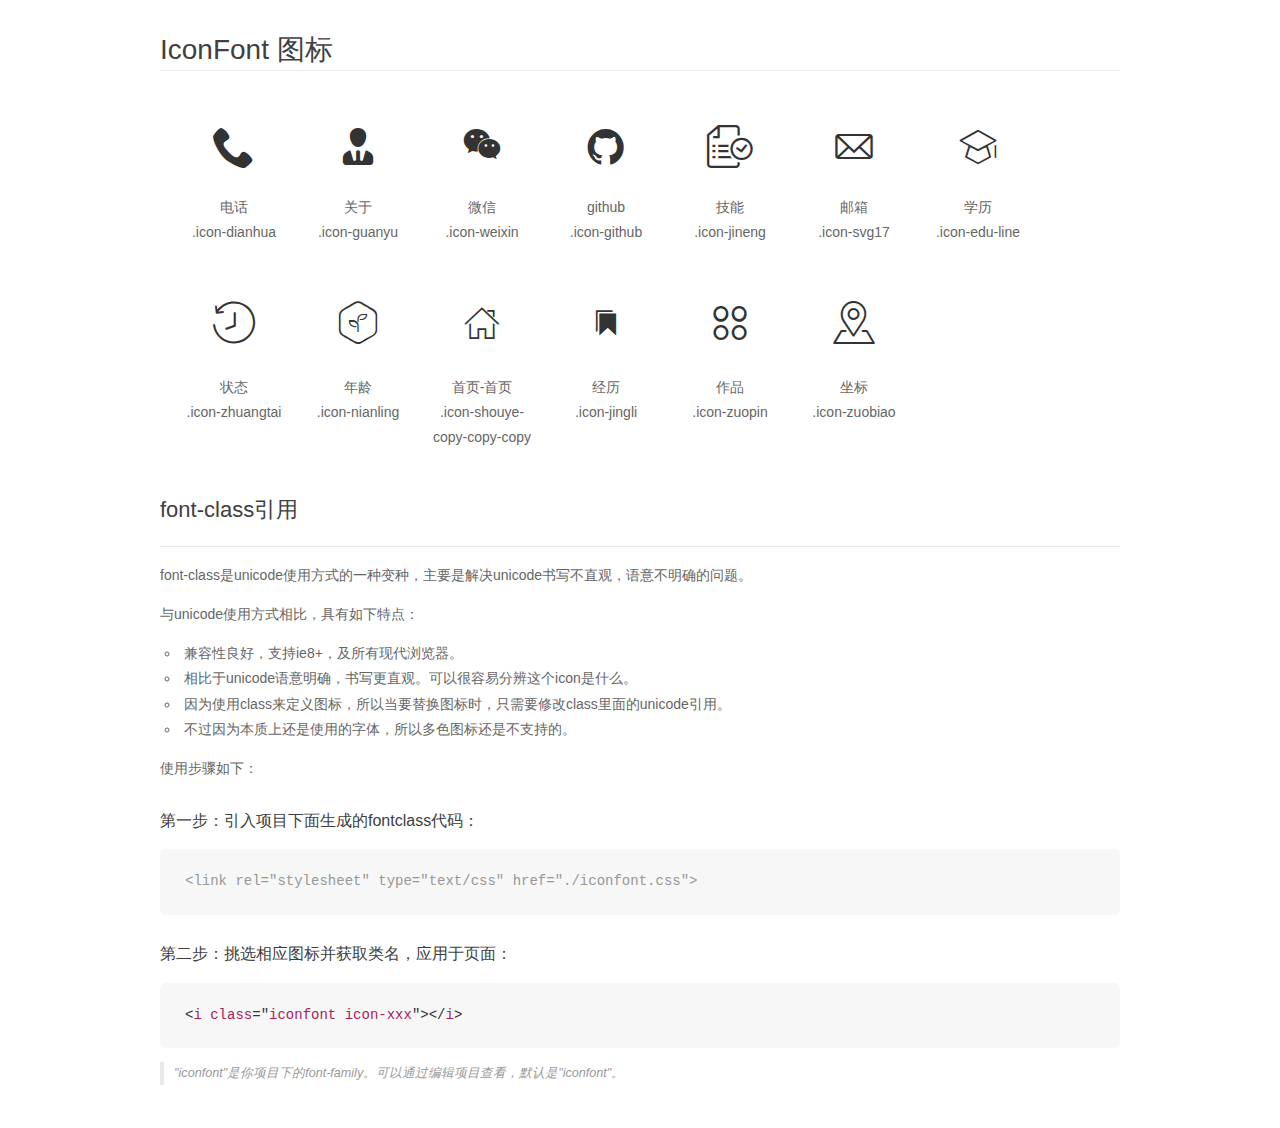
<file: fonts/demo_fontclass.html>
<!DOCTYPE html>
<html>
<head>
    <meta charset="utf-8"/>
    <title>IconFont</title>
    <link rel="stylesheet" href="demo.css">
    <link rel="stylesheet" href="iconfont.css">
</head>
<body>
    <div class="main markdown">
        <h1>IconFont 图标</h1>
        <ul class="icon_lists clear">
            
                <li>
                <i class="icon iconfont icon-dianhua"></i>
                    <div class="name">电话</div>
                    <div class="fontclass">.icon-dianhua</div>
                </li>
            
                <li>
                <i class="icon iconfont icon-guanyu"></i>
                    <div class="name">关于</div>
                    <div class="fontclass">.icon-guanyu</div>
                </li>
            
                <li>
                <i class="icon iconfont icon-weixin"></i>
                    <div class="name">微信</div>
                    <div class="fontclass">.icon-weixin</div>
                </li>
            
                <li>
                <i class="icon iconfont icon-github"></i>
                    <div class="name">github</div>
                    <div class="fontclass">.icon-github</div>
                </li>
            
                <li>
                <i class="icon iconfont icon-jineng"></i>
                    <div class="name">技能</div>
                    <div class="fontclass">.icon-jineng</div>
                </li>
            
                <li>
                <i class="icon iconfont icon-svg17"></i>
                    <div class="name">邮箱</div>
                    <div class="fontclass">.icon-svg17</div>
                </li>
            
                <li>
                <i class="icon iconfont icon-edu-line"></i>
                    <div class="name">学历</div>
                    <div class="fontclass">.icon-edu-line</div>
                </li>
            
                <li>
                <i class="icon iconfont icon-zhuangtai"></i>
                    <div class="name">状态</div>
                    <div class="fontclass">.icon-zhuangtai</div>
                </li>
            
                <li>
                <i class="icon iconfont icon-nianling"></i>
                    <div class="name">年龄</div>
                    <div class="fontclass">.icon-nianling</div>
                </li>
            
                <li>
                <i class="icon iconfont icon-shouye-copy-copy-copy"></i>
                    <div class="name">首页-首页</div>
                    <div class="fontclass">.icon-shouye-copy-copy-copy</div>
                </li>
            
                <li>
                <i class="icon iconfont icon-jingli"></i>
                    <div class="name">经历</div>
                    <div class="fontclass">.icon-jingli</div>
                </li>
            
                <li>
                <i class="icon iconfont icon-zuopin"></i>
                    <div class="name">作品</div>
                    <div class="fontclass">.icon-zuopin</div>
                </li>
            
                <li>
                <i class="icon iconfont icon-zuobiao"></i>
                    <div class="name">坐标</div>
                    <div class="fontclass">.icon-zuobiao</div>
                </li>
            
        </ul>

        <h2 id="font-class-">font-class引用</h2>
        <hr>

        <p>font-class是unicode使用方式的一种变种，主要是解决unicode书写不直观，语意不明确的问题。</p>
        <p>与unicode使用方式相比，具有如下特点：</p>
        <ul>
        <li>兼容性良好，支持ie8+，及所有现代浏览器。</li>
        <li>相比于unicode语意明确，书写更直观。可以很容易分辨这个icon是什么。</li>
        <li>因为使用class来定义图标，所以当要替换图标时，只需要修改class里面的unicode引用。</li>
        <li>不过因为本质上还是使用的字体，所以多色图标还是不支持的。</li>
        </ul>
        <p>使用步骤如下：</p>
        <h3 id="-fontclass-">第一步：引入项目下面生成的fontclass代码：</h3>


        <pre><code class="lang-js hljs javascript"><span class="hljs-comment">&lt;link rel="stylesheet" type="text/css" href="./iconfont.css"&gt;</span></code></pre>
        <h3 id="-">第二步：挑选相应图标并获取类名，应用于页面：</h3>
        <pre><code class="lang-css hljs">&lt;<span class="hljs-selector-tag">i</span> <span class="hljs-selector-tag">class</span>="<span class="hljs-selector-tag">iconfont</span> <span class="hljs-selector-tag">icon-xxx</span>"&gt;&lt;/<span class="hljs-selector-tag">i</span>&gt;</code></pre>
        <blockquote>
        <p>"iconfont"是你项目下的font-family。可以通过编辑项目查看，默认是"iconfont"。</p>
        </blockquote>
    </div>
</body>
</html>
</file>
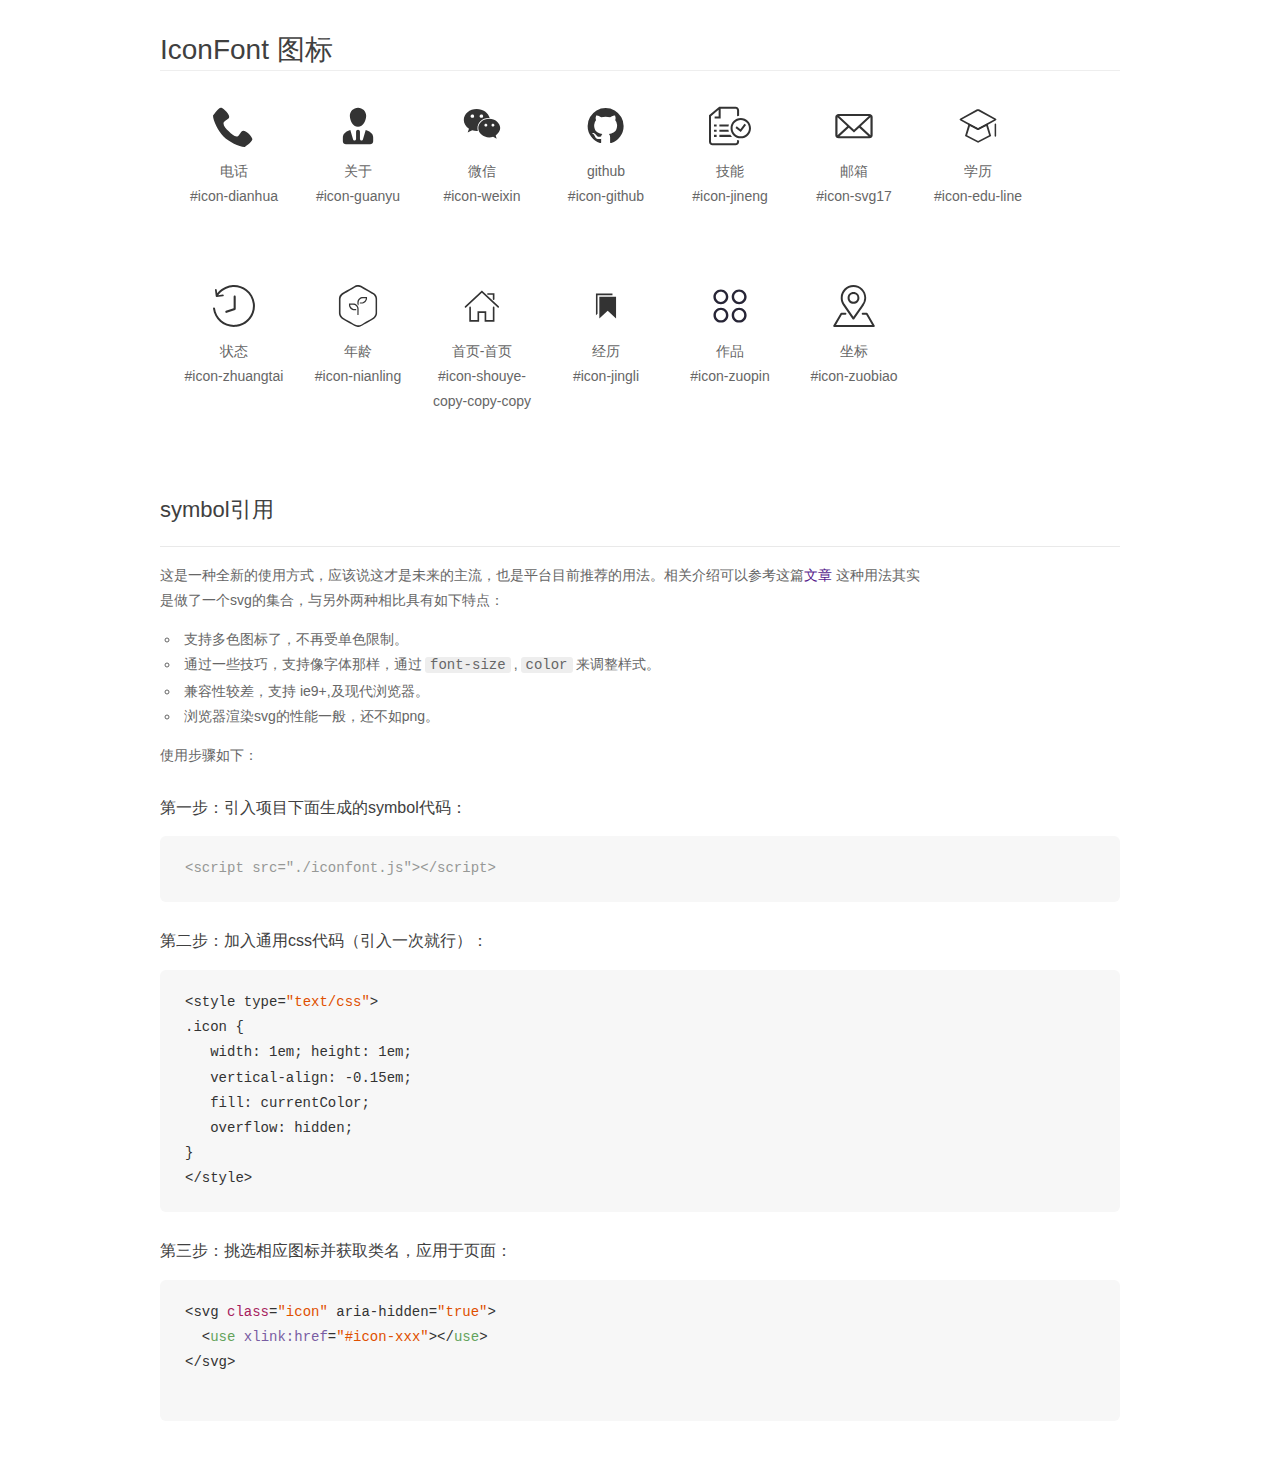
<file: fonts/demo_symbol.html>
<!DOCTYPE html>
<html>
<head>
    <meta charset="utf-8"/>
    <title>IconFont</title>
    <link rel="stylesheet" href="demo.css">
    <script src="iconfont.js"></script>

    <style type="text/css">
        .icon {
          /* 通过设置 font-size 来改变图标大小 */
          width: 1em; height: 1em;
          /* 图标和文字相邻时，垂直对齐 */
          vertical-align: -0.15em;
          /* 通过设置 color 来改变 SVG 的颜色/fill */
          fill: currentColor;
          /* path 和 stroke 溢出 viewBox 部分在 IE 下会显示
             normalize.css 中也包含这行 */
          overflow: hidden;
        }

    </style>
</head>
<body>
    <div class="main markdown">
        <h1>IconFont 图标</h1>
        <ul class="icon_lists clear">
            
                <li>
                    <svg class="icon" aria-hidden="true">
                        <use xlink:href="#icon-dianhua"></use>
                    </svg>
                    <div class="name">电话</div>
                    <div class="fontclass">#icon-dianhua</div>
                </li>
            
                <li>
                    <svg class="icon" aria-hidden="true">
                        <use xlink:href="#icon-guanyu"></use>
                    </svg>
                    <div class="name">关于</div>
                    <div class="fontclass">#icon-guanyu</div>
                </li>
            
                <li>
                    <svg class="icon" aria-hidden="true">
                        <use xlink:href="#icon-weixin"></use>
                    </svg>
                    <div class="name">微信</div>
                    <div class="fontclass">#icon-weixin</div>
                </li>
            
                <li>
                    <svg class="icon" aria-hidden="true">
                        <use xlink:href="#icon-github"></use>
                    </svg>
                    <div class="name">github</div>
                    <div class="fontclass">#icon-github</div>
                </li>
            
                <li>
                    <svg class="icon" aria-hidden="true">
                        <use xlink:href="#icon-jineng"></use>
                    </svg>
                    <div class="name">技能</div>
                    <div class="fontclass">#icon-jineng</div>
                </li>
            
                <li>
                    <svg class="icon" aria-hidden="true">
                        <use xlink:href="#icon-svg17"></use>
                    </svg>
                    <div class="name">邮箱</div>
                    <div class="fontclass">#icon-svg17</div>
                </li>
            
                <li>
                    <svg class="icon" aria-hidden="true">
                        <use xlink:href="#icon-edu-line"></use>
                    </svg>
                    <div class="name">学历</div>
                    <div class="fontclass">#icon-edu-line</div>
                </li>
            
                <li>
                    <svg class="icon" aria-hidden="true">
                        <use xlink:href="#icon-zhuangtai"></use>
                    </svg>
                    <div class="name">状态</div>
                    <div class="fontclass">#icon-zhuangtai</div>
                </li>
            
                <li>
                    <svg class="icon" aria-hidden="true">
                        <use xlink:href="#icon-nianling"></use>
                    </svg>
                    <div class="name">年龄</div>
                    <div class="fontclass">#icon-nianling</div>
                </li>
            
                <li>
                    <svg class="icon" aria-hidden="true">
                        <use xlink:href="#icon-shouye-copy-copy-copy"></use>
                    </svg>
                    <div class="name">首页-首页</div>
                    <div class="fontclass">#icon-shouye-copy-copy-copy</div>
                </li>
            
                <li>
                    <svg class="icon" aria-hidden="true">
                        <use xlink:href="#icon-jingli"></use>
                    </svg>
                    <div class="name">经历</div>
                    <div class="fontclass">#icon-jingli</div>
                </li>
            
                <li>
                    <svg class="icon" aria-hidden="true">
                        <use xlink:href="#icon-zuopin"></use>
                    </svg>
                    <div class="name">作品</div>
                    <div class="fontclass">#icon-zuopin</div>
                </li>
            
                <li>
                    <svg class="icon" aria-hidden="true">
                        <use xlink:href="#icon-zuobiao"></use>
                    </svg>
                    <div class="name">坐标</div>
                    <div class="fontclass">#icon-zuobiao</div>
                </li>
            
        </ul>


        <h2 id="symbol-">symbol引用</h2>
        <hr>

        <p>这是一种全新的使用方式，应该说这才是未来的主流，也是平台目前推荐的用法。相关介绍可以参考这篇<a href="">文章</a>
        这种用法其实是做了一个svg的集合，与另外两种相比具有如下特点：</p>
        <ul>
          <li>支持多色图标了，不再受单色限制。</li>
          <li>通过一些技巧，支持像字体那样，通过<code>font-size</code>,<code>color</code>来调整样式。</li>
          <li>兼容性较差，支持 ie9+,及现代浏览器。</li>
          <li>浏览器渲染svg的性能一般，还不如png。</li>
        </ul>
        <p>使用步骤如下：</p>
        <h3 id="-symbol-">第一步：引入项目下面生成的symbol代码：</h3>
        <pre><code class="lang-js hljs javascript"><span class="hljs-comment">&lt;script src="./iconfont.js"&gt;&lt;/script&gt;</span></code></pre>
        <h3 id="-css-">第二步：加入通用css代码（引入一次就行）：</h3>
        <pre><code class="lang-js hljs javascript">&lt;style type=<span class="hljs-string">"text/css"</span>&gt;
.icon {
   width: <span class="hljs-number">1</span>em; height: <span class="hljs-number">1</span>em;
   vertical-align: <span class="hljs-number">-0.15</span>em;
   fill: currentColor;
   overflow: hidden;
}
&lt;<span class="hljs-regexp">/style&gt;</span></code></pre>
        <h3 id="-">第三步：挑选相应图标并获取类名，应用于页面：</h3>
        <pre><code class="lang-js hljs javascript">&lt;svg <span class="hljs-class"><span class="hljs-keyword">class</span></span>=<span class="hljs-string">"icon"</span> aria-hidden=<span class="hljs-string">"true"</span>&gt;<span class="xml"><span class="hljs-tag">
  &lt;<span class="hljs-name">use</span> <span class="hljs-attr">xlink:href</span>=<span class="hljs-string">"#icon-xxx"</span>&gt;</span><span class="hljs-tag">&lt;/<span class="hljs-name">use</span>&gt;</span>
</span>&lt;<span class="hljs-regexp">/svg&gt;
        </span></code></pre>
    </div>
</body>
</html>
</file>
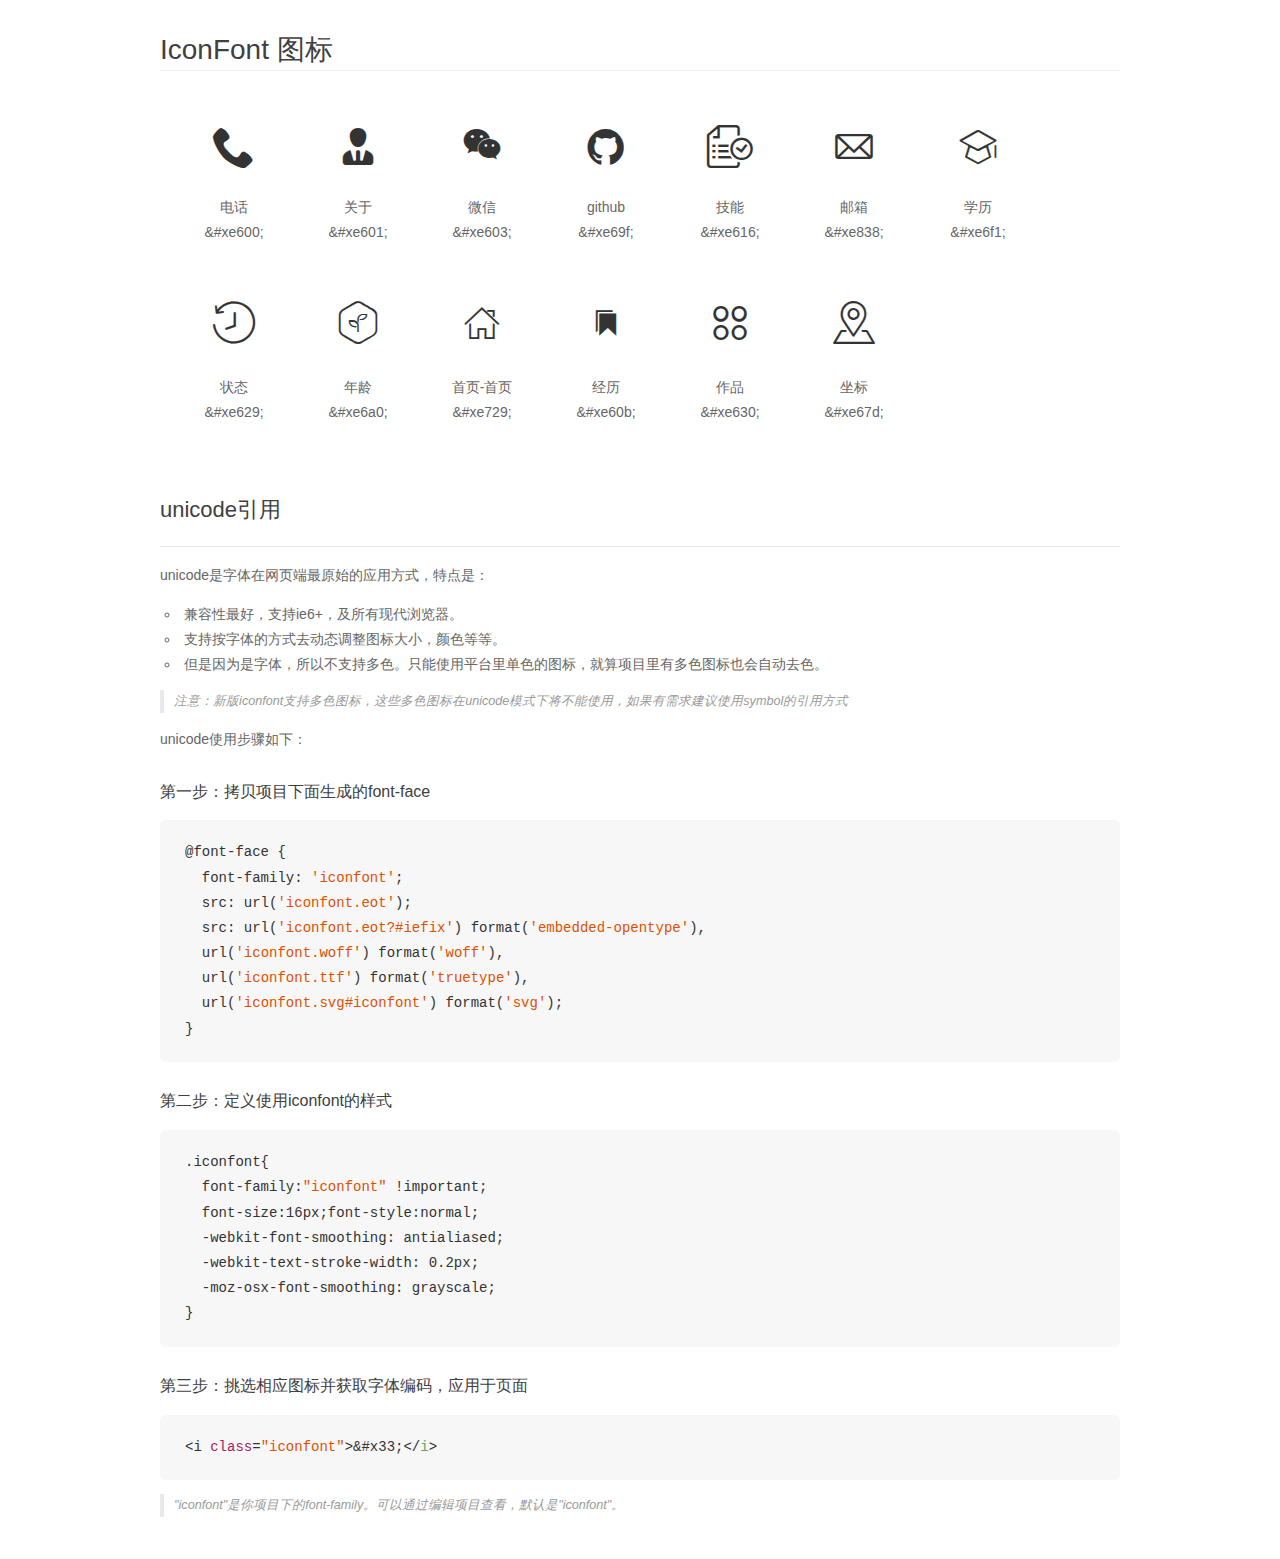
<file: fonts/demo_unicode.html>
<!DOCTYPE html>
<html>
<head>
    <meta charset="utf-8"/>
    <title>IconFont</title>
    <link rel="stylesheet" href="demo.css">

    <style type="text/css">

        @font-face {font-family: "iconfont";
          src: url('iconfont.eot'); /* IE9*/
          src: url('iconfont.eot#iefix') format('embedded-opentype'), /* IE6-IE8 */
          url('iconfont.woff') format('woff'), /* chrome, firefox */
          url('iconfont.ttf') format('truetype'), /* chrome, firefox, opera, Safari, Android, iOS 4.2+*/
          url('iconfont.svg#iconfont') format('svg'); /* iOS 4.1- */
        }

        .iconfont {
          font-family:"iconfont" !important;
          font-size:16px;
          font-style:normal;
          -webkit-font-smoothing: antialiased;
          -webkit-text-stroke-width: 0.2px;
          -moz-osx-font-smoothing: grayscale;
        }

    </style>
</head>
<body>
    <div class="main markdown">
        <h1>IconFont 图标</h1>
        <ul class="icon_lists clear">
            
                <li>
                <i class="icon iconfont">&#xe600;</i>
                    <div class="name">电话</div>
                    <div class="code">&amp;#xe600;</div>
                </li>
            
                <li>
                <i class="icon iconfont">&#xe601;</i>
                    <div class="name">关于</div>
                    <div class="code">&amp;#xe601;</div>
                </li>
            
                <li>
                <i class="icon iconfont">&#xe603;</i>
                    <div class="name">微信</div>
                    <div class="code">&amp;#xe603;</div>
                </li>
            
                <li>
                <i class="icon iconfont">&#xe69f;</i>
                    <div class="name">github</div>
                    <div class="code">&amp;#xe69f;</div>
                </li>
            
                <li>
                <i class="icon iconfont">&#xe616;</i>
                    <div class="name">技能</div>
                    <div class="code">&amp;#xe616;</div>
                </li>
            
                <li>
                <i class="icon iconfont">&#xe838;</i>
                    <div class="name">邮箱</div>
                    <div class="code">&amp;#xe838;</div>
                </li>
            
                <li>
                <i class="icon iconfont">&#xe6f1;</i>
                    <div class="name">学历</div>
                    <div class="code">&amp;#xe6f1;</div>
                </li>
            
                <li>
                <i class="icon iconfont">&#xe629;</i>
                    <div class="name">状态</div>
                    <div class="code">&amp;#xe629;</div>
                </li>
            
                <li>
                <i class="icon iconfont">&#xe6a0;</i>
                    <div class="name">年龄</div>
                    <div class="code">&amp;#xe6a0;</div>
                </li>
            
                <li>
                <i class="icon iconfont">&#xe729;</i>
                    <div class="name">首页-首页</div>
                    <div class="code">&amp;#xe729;</div>
                </li>
            
                <li>
                <i class="icon iconfont">&#xe60b;</i>
                    <div class="name">经历</div>
                    <div class="code">&amp;#xe60b;</div>
                </li>
            
                <li>
                <i class="icon iconfont">&#xe630;</i>
                    <div class="name">作品</div>
                    <div class="code">&amp;#xe630;</div>
                </li>
            
                <li>
                <i class="icon iconfont">&#xe67d;</i>
                    <div class="name">坐标</div>
                    <div class="code">&amp;#xe67d;</div>
                </li>
            
        </ul>
        <h2 id="unicode-">unicode引用</h2>
        <hr>

        <p>unicode是字体在网页端最原始的应用方式，特点是：</p>
        <ul>
        <li>兼容性最好，支持ie6+，及所有现代浏览器。</li>
        <li>支持按字体的方式去动态调整图标大小，颜色等等。</li>
        <li>但是因为是字体，所以不支持多色。只能使用平台里单色的图标，就算项目里有多色图标也会自动去色。</li>
        </ul>
        <blockquote>
        <p>注意：新版iconfont支持多色图标，这些多色图标在unicode模式下将不能使用，如果有需求建议使用symbol的引用方式</p>
        </blockquote>
        <p>unicode使用步骤如下：</p>
        <h3 id="-font-face">第一步：拷贝项目下面生成的font-face</h3>
        <pre><code class="lang-js hljs javascript">@font-face {
  font-family: <span class="hljs-string">'iconfont'</span>;
  src: url(<span class="hljs-string">'iconfont.eot'</span>);
  src: url(<span class="hljs-string">'iconfont.eot?#iefix'</span>) format(<span class="hljs-string">'embedded-opentype'</span>),
  url(<span class="hljs-string">'iconfont.woff'</span>) format(<span class="hljs-string">'woff'</span>),
  url(<span class="hljs-string">'iconfont.ttf'</span>) format(<span class="hljs-string">'truetype'</span>),
  url(<span class="hljs-string">'iconfont.svg#iconfont'</span>) format(<span class="hljs-string">'svg'</span>);
}
</code></pre>
        <h3 id="-iconfont-">第二步：定义使用iconfont的样式</h3>
        <pre><code class="lang-js hljs javascript">.iconfont{
  font-family:<span class="hljs-string">"iconfont"</span> !important;
  font-size:<span class="hljs-number">16</span>px;font-style:normal;
  -webkit-font-smoothing: antialiased;
  -webkit-text-stroke-width: <span class="hljs-number">0.2</span>px;
  -moz-osx-font-smoothing: grayscale;
}
</code></pre>
        <h3 id="-">第三步：挑选相应图标并获取字体编码，应用于页面</h3>
        <pre><code class="lang-js hljs javascript">&lt;i <span class="hljs-class"><span class="hljs-keyword">class</span></span>=<span class="hljs-string">"iconfont"</span>&gt;&amp;#x33;<span class="xml"><span class="hljs-tag">&lt;/<span class="hljs-name">i</span>&gt;</span></span></code></pre>

        <blockquote>
        <p>"iconfont"是你项目下的font-family。可以通过编辑项目查看，默认是"iconfont"。</p>
        </blockquote>
    </div>


</body>
</html>
</file>
<file: fonts/iconfont.css>
@font-face {font-family: "iconfont";
  src: url('iconfont.eot?t=1494474874858'); /* IE9*/
  src: url('iconfont.eot?t=1494474874858#iefix') format('embedded-opentype'), /* IE6-IE8 */
  url('iconfont.woff?t=1494474874858') format('woff'), /* chrome, firefox */
  url('iconfont.ttf?t=1494474874858') format('truetype'), /* chrome, firefox, opera, Safari, Android, iOS 4.2+*/
  url('iconfont.svg?t=1494474874858#iconfont') format('svg'); /* iOS 4.1- */
}

.iconfont {
  font-family:"iconfont" !important;
  font-size:16px;
  font-style:normal;
  -webkit-font-smoothing: antialiased;
  -moz-osx-font-smoothing: grayscale;
}

.icon-dianhua:before { content: "\e600"; }

.icon-guanyu:before { content: "\e601"; }

.icon-weixin:before { content: "\e603"; }

.icon-github:before { content: "\e69f"; }

.icon-jineng:before { content: "\e616"; }

.icon-svg17:before { content: "\e838"; }

.icon-edu-line:before { content: "\e6f1"; }

.icon-zhuangtai:before { content: "\e629"; }

.icon-nianling:before { content: "\e6a0"; }

.icon-shouye-copy-copy-copy:before { content: "\e729"; }

.icon-jingli:before { content: "\e60b"; }

.icon-zuopin:before { content: "\e630"; }

.icon-zuobiao:before { content: "\e67d"; }
</file>
<file: fonts/demo.css>
*{margin: 0;padding: 0;list-style: none;}
/*
KISSY CSS Reset
理念：1. reset 的目的不是清除浏览器的默认样式，这仅是部分工作。清除和重置是紧密不可分的。
2. reset 的目的不是让默认样式在所有浏览器下一致，而是减少默认样式有可能带来的问题。
3. reset 期望提供一套普适通用的基础样式。但没有银弹，推荐根据具体需求，裁剪和修改后再使用。
特色：1. 适应中文；2. 基于最新主流浏览器。
维护：玉伯<lifesinger@gmail.com>, 正淳<ragecarrier@gmail.com>
 */

/** 清除内外边距 **/
body, h1, h2, h3, h4, h5, h6, hr, p, blockquote, /* structural elements 结构元素 */
dl, dt, dd, ul, ol, li, /* list elements 列表元素 */
pre, /* text formatting elements 文本格式元素 */
form, fieldset, legend, button, input, textarea, /* form elements 表单元素 */
th, td /* table elements 表格元素 */ {
  margin: 0;
  padding: 0;
}

/** 设置默认字体 **/
body,
button, input, select, textarea /* for ie */ {
  font: 12px/1.5 tahoma, arial, \5b8b\4f53, sans-serif;
}
h1, h2, h3, h4, h5, h6 { font-size: 100%; }
address, cite, dfn, em, var { font-style: normal; } /* 将斜体扶正 */
code, kbd, pre, samp { font-family: courier new, courier, monospace; } /* 统一等宽字体 */
small { font-size: 12px; } /* 小于 12px 的中文很难阅读，让 small 正常化 */

/** 重置列表元素 **/
ul, ol { list-style: none; }

/** 重置文本格式元素 **/
a { text-decoration: none; }
a:hover { text-decoration: underline; }


/** 重置表单元素 **/
legend { color: #000; } /* for ie6 */
fieldset, img { border: 0; } /* img 搭车：让链接里的 img 无边框 */
button, input, select, textarea { font-size: 100%; } /* 使得表单元素在 ie 下能继承字体大小 */
/* 注：optgroup 无法扶正 */

/** 重置表格元素 **/
table { border-collapse: collapse; border-spacing: 0; }

/* 清除浮动 */
.ks-clear:after, .clear:after {
  content: '\20';
  display: block;
  height: 0;
  clear: both;
}
.ks-clear, .clear {
  *zoom: 1;
}

.main {
  padding: 30px 100px;
width: 960px;
margin: 0 auto;
}
.main h1{font-size:36px; color:#333; text-align:left;margin-bottom:30px; border-bottom: 1px solid #eee;}

.helps{margin-top:40px;}
.helps pre{
  padding:20px;
  margin:10px 0;
  border:solid 1px #e7e1cd;
  background-color: #fffdef;
  overflow: auto;
}

.icon_lists{
  width: 100% !important;

}

.icon_lists li{
  float:left;
  width: 100px;
  height:180px;
  text-align: center;
  list-style: none !important;
}
.icon_lists .icon{
  font-size: 42px;
  line-height: 100px;
  margin: 10px 0;
  color:#333;
  -webkit-transition: font-size 0.25s ease-out 0s;
  -moz-transition: font-size 0.25s ease-out 0s;
  transition: font-size 0.25s ease-out 0s;

}
.icon_lists .icon:hover{
  font-size: 100px;
}



.markdown {
  color: #666;
  font-size: 14px;
  line-height: 1.8;
}

.highlight {
  line-height: 1.5;
}

.markdown img {
  vertical-align: middle;
  max-width: 100%;
}

.markdown h1 {
  color: #404040;
  font-weight: 500;
  line-height: 40px;
  margin-bottom: 24px;
}

.markdown h2,
.markdown h3,
.markdown h4,
.markdown h5,
.markdown h6 {
  color: #404040;
  margin: 1.6em 0 0.6em 0;
  font-weight: 500;
  clear: both;
}

.markdown h1 {
  font-size: 28px;
}

.markdown h2 {
  font-size: 22px;
}

.markdown h3 {
  font-size: 16px;
}

.markdown h4 {
  font-size: 14px;
}

.markdown h5 {
  font-size: 12px;
}

.markdown h6 {
  font-size: 12px;
}

.markdown hr {
  height: 1px;
  border: 0;
  background: #e9e9e9;
  margin: 16px 0;
  clear: both;
}

.markdown p,
.markdown pre {
  margin: 1em 0;
}

.markdown > p,
.markdown > blockquote,
.markdown > .highlight,
.markdown > ol,
.markdown > ul {
  width: 80%;
}

.markdown ul > li {
  list-style: circle;
}

.markdown > ul li,
.markdown blockquote ul > li {
  margin-left: 20px;
  padding-left: 4px;
}

.markdown > ul li p,
.markdown > ol li p {
  margin: 0.6em 0;
}

.markdown ol > li {
  list-style: decimal;
}

.markdown > ol li,
.markdown blockquote ol > li {
  margin-left: 20px;
  padding-left: 4px;
}

.markdown code {
  margin: 0 3px;
  padding: 0 5px;
  background: #eee;
  border-radius: 3px;
}

.markdown pre {
  border-radius: 6px;
  background: #f7f7f7;
  padding: 20px;
}

.markdown pre code {
  border: none;
  background: #f7f7f7;
  margin: 0;
}

.markdown strong,
.markdown b {
  font-weight: 600;
}

.markdown > table {
  border-collapse: collapse;
  border-spacing: 0px;
  empty-cells: show;
  border: 1px solid #e9e9e9;
  width: 95%;
  margin-bottom: 24px;
}

.markdown > table th {
  white-space: nowrap;
  color: #333;
  font-weight: 600;

}

.markdown > table th,
.markdown > table td {
  border: 1px solid #e9e9e9;
  padding: 8px 16px;
  text-align: left;
}

.markdown > table th {
  background: #F7F7F7;
}

.markdown blockquote {
  font-size: 90%;
  color: #999;
  border-left: 4px solid #e9e9e9;
  padding-left: 0.8em;
  margin: 1em 0;
  font-style: italic;
}

.markdown blockquote p {
  margin: 0;
}

.markdown .anchor {
  opacity: 0;
  transition: opacity 0.3s ease;
  margin-left: 8px;
}

.markdown .waiting {
  color: #ccc;
}

.markdown h1:hover .anchor,
.markdown h2:hover .anchor,
.markdown h3:hover .anchor,
.markdown h4:hover .anchor,
.markdown h5:hover .anchor,
.markdown h6:hover .anchor {
  opacity: 1;
  display: inline-block;
}

.markdown > br,
.markdown > p > br {
  clear: both;
}


.hljs {
  display: block;
  background: white;
  padding: 0.5em;
  color: #333333;
  overflow-x: auto;
}

.hljs-comment,
.hljs-meta {
  color: #969896;
}

.hljs-string,
.hljs-variable,
.hljs-template-variable,
.hljs-strong,
.hljs-emphasis,
.hljs-quote {
  color: #df5000;
}

.hljs-keyword,
.hljs-selector-tag,
.hljs-type {
  color: #a71d5d;
}

.hljs-literal,
.hljs-symbol,
.hljs-bullet,
.hljs-attribute {
  color: #0086b3;
}

.hljs-section,
.hljs-name {
  color: #63a35c;
}

.hljs-tag {
  color: #333333;
}

.hljs-title,
.hljs-attr,
.hljs-selector-id,
.hljs-selector-class,
.hljs-selector-attr,
.hljs-selector-pseudo {
  color: #795da3;
}

.hljs-addition {
  color: #55a532;
  background-color: #eaffea;
}

.hljs-deletion {
  color: #bd2c00;
  background-color: #ffecec;
}

.hljs-link {
  text-decoration: underline;
}

pre{
  background: #fff;
}
</file>
